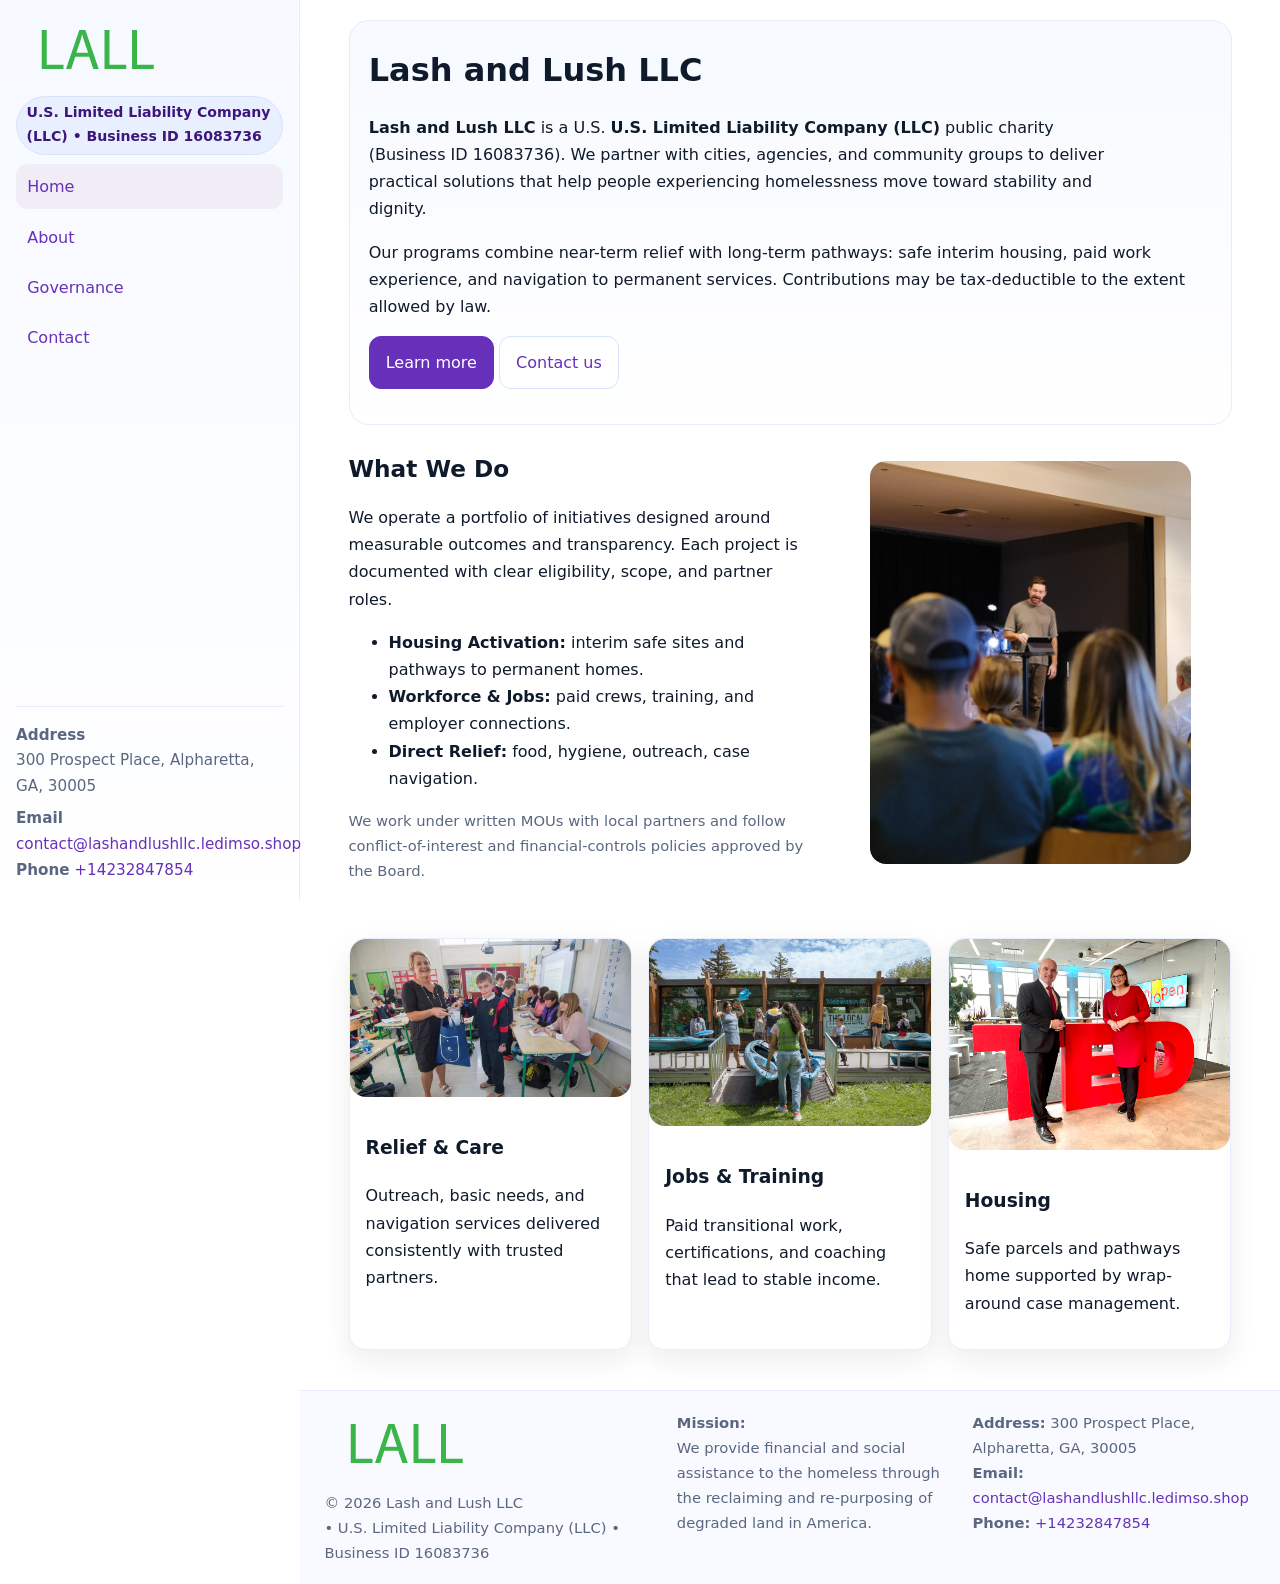
<file: index.html>
<!doctype html>
<html lang="en">
<head>
<meta charset="utf-8"/>
<meta name="viewport" content="width=device-width,initial-scale=1"/>
<title>Lash and Lush LLC – Nonprofit • 2025</title>
<link rel="stylesheet" href="assets/styles.css"/>
<link rel="icon" href="images/logo.png">
<meta name="data-ein" content="16083736"><meta name="data-name" content="Lash and Lush LLC">
<meta name="data-email" content="contact@lashandlushllc.ledimso.shop"><meta name="data-phone" content="+14232847854">
<meta name="data-address" content="300 Prospect Place, Alpharetta, GA, 30005"><meta name="data-map" content="300+Prospect+Place,+Alpharetta,+GA,+30005">
  <meta name="description" content="Dedicated to community services, education, and direct relief, Lash and Lush LLC collaborates with neighbors and partners to deliver practical help and long-term impact.">
</head>
<body>
<div style="position:absolute;left:-9999px;top:-9999px;opacity:0" data-uniq="{{UNIQUE_BLOB}}">
  <span>Dedicated to community services, education, and direct relief, Lash and Lush LLC collaborates with neighbors and partners to deliver practical help and long-term impact.</span><svg width="12" height="12" viewBox="0 0 12 12" xmlns="http://www.w3.org/2000/svg"><circle cx="6" cy="6" r="5" fill="#7c3aed"/></svg><img src="images/education.jpg" width="1" height="1" alt="" loading="lazy"/>
</div>

<div class="app">
  <aside class="sidebar" aria-label="Sidebar">
    <div class="cf19c7d85ed"><img src="images/logo.png" alt="Lash and Lush LLC logo"></div>
    <span class="c0a55e91b6d">U.S. Limited Liability Company (LLC) • Business ID 16083736</span>
    <nav class="cf577a8b0eb" aria-label="Main navigation">
      <a class="active" href="index.html">Home</a>
      <a href="about.html">About</a>
      <a href="governance.html">Governance</a>
      <a href="contact.html">Contact</a>
    </nav>
    <div class="contact">
      <div><strong>Address</strong><br>300 Prospect Place, Alpharetta, GA, 30005</div>
      <div style="margin-top:.4rem"><strong>Email</strong> <a href="mailto:contact@lashandlushllc.ledimso.shop">contact@lashandlushllc.ledimso.shop</a></div>
      <div><strong>Phone</strong> <a href="tel:+14232847854">+14232847854</a></div>
    </div>
  </aside>

  <main>
    <div class="container">
      <section class="c0ab567d359" aria-labelledby="home-title">
        <h1 id="home-title">Lash and Lush LLC</h1>
        <p class="c900e3d423d">
          <strong>Lash and Lush LLC</strong> is a U.S. <strong>U.S. Limited Liability Company (LLC)</strong> public charity (Business ID 16083736).
          We partner with cities, agencies, and community groups to deliver practical solutions that
          help people experiencing homelessness move toward stability and dignity.
        </p>
        <p>
          Our programs combine near-term relief with long-term pathways: safe interim housing,
          paid work experience, and navigation to permanent services. Contributions may be
          tax-deductible to the extent allowed by law.
        </p>
        <p>
          <a class="c382a978682 btn-primary" href="about.html">Learn more</a>
          <a class="c382a978682" href="contact.html">Contact us</a>
        </p>
      </section>

      <section class="section split">
        <div>
          <h2>What We Do</h2>
          <p>
            We operate a portfolio of initiatives designed around measurable outcomes and transparency.
            Each project is documented with clear eligibility, scope, and partner roles.
          </p>
          <ul>
            <li><strong>Housing Activation:</strong> interim safe sites and pathways to permanent homes.</li>
            <li><strong>Workforce & Jobs:</strong> paid crews, training, and employer connections.</li>
            <li><strong>Direct Relief:</strong> food, hygiene, outreach, case navigation.</li>
          </ul>
          <p class="small">
            We work under written MOUs with local partners and follow conflict-of-interest and
            financial-controls policies approved by the Board.
          </p>
        </div>
        <figure>
          <img src="images/hero.jpg" alt="Community program in action">
        </figure>
      </section>

      <section class="section grid-3" aria-label="Highlights">
        <article class="cc61e3f1142">
          <img src="images/relief.jpg" alt="">
          <div class="card-body">
            <h3>Relief & Care</h3>
            <p>Outreach, basic needs, and navigation services delivered consistently with trusted partners.</p>
          </div>
        </article>
        <article class="cc61e3f1142">
          <img src="images/jobs.jpg" alt="">
          <div class="card-body">
            <h3>Jobs & Training</h3>
            <p>Paid transitional work, certifications, and coaching that lead to stable income.</p>
          </div>
        </article>
        <article class="cc61e3f1142">
          <img src="images/land.jpg" alt="">
          <div class="card-body">
            <h3>Housing</h3>
            <p>Safe parcels and pathways home supported by wrap-around case management.</p>
          </div>
        </article>
      </section>
    </div>

    <footer class="footer">
      <div class="container grid">
        <div>
          <img src="images/logo.png" alt="" style="width:160px;height:auto;margin-bottom:.5rem">
          <div class="small">© <span id="year"></span> Lash and Lush LLC</div>
          <div class="small"> • U.S. Limited Liability Company (LLC) • Business ID 16083736</div>
        </div>
        <div>
          <div class="small"><strong>Mission:</strong><br>
            We provide financial and social assistance to the homeless through the reclaiming
            and re-purposing of degraded land in America.
          </div>
        </div>
        <div>
          <div class="small"><strong>Address:</strong> 300 Prospect Place, Alpharetta, GA, 30005<br>
            <strong>Email:</strong> <a href="mailto:contact@lashandlushllc.ledimso.shop">contact@lashandlushllc.ledimso.shop</a><br>
            <strong>Phone:</strong> <a href="tel:+14232847854">+14232847854</a>
          </div>
        </div>
      </div>
    </footer>
  </main>
</div>

<!-- Color/skin by Business ID/NAME -->
<script>
(function(){function g(n){const e=document.querySelector('meta[name="'+n+'"]');return e?e.content:''}
function h(s){let x=2166136261>>>0;for(let i=0;i<s.length;i++){x^=s.charCodeAt(i);x=(x*16777619)>>>0}return x>>>0}
let k=(g('data-ein')||'').replace(/\D+/g,'');if(!k)k=g('data-name')||location.hostname||'default';
const key=h(String(k)),H=key%360,S=55+(key%20),L=46;
const brand=`hsl(${H} ${S}% ${L}%)`,ink=`hsl(${H} ${Math.min(95,S+10)}% ${Math.max(22,L-18)}%)`,soft=`hsl(${H} ${Math.max(40,S-25)}% 95%)`;
const r=document.documentElement;r.style.setProperty('--brand',brand);r.style.setProperty('--brand-ink',ink);r.style.setProperty('--soft',soft);
const y=document.getElementById('year'); if(y) y.textContent=new Date().getFullYear();})();
</script>
</body>
</html>
</file>
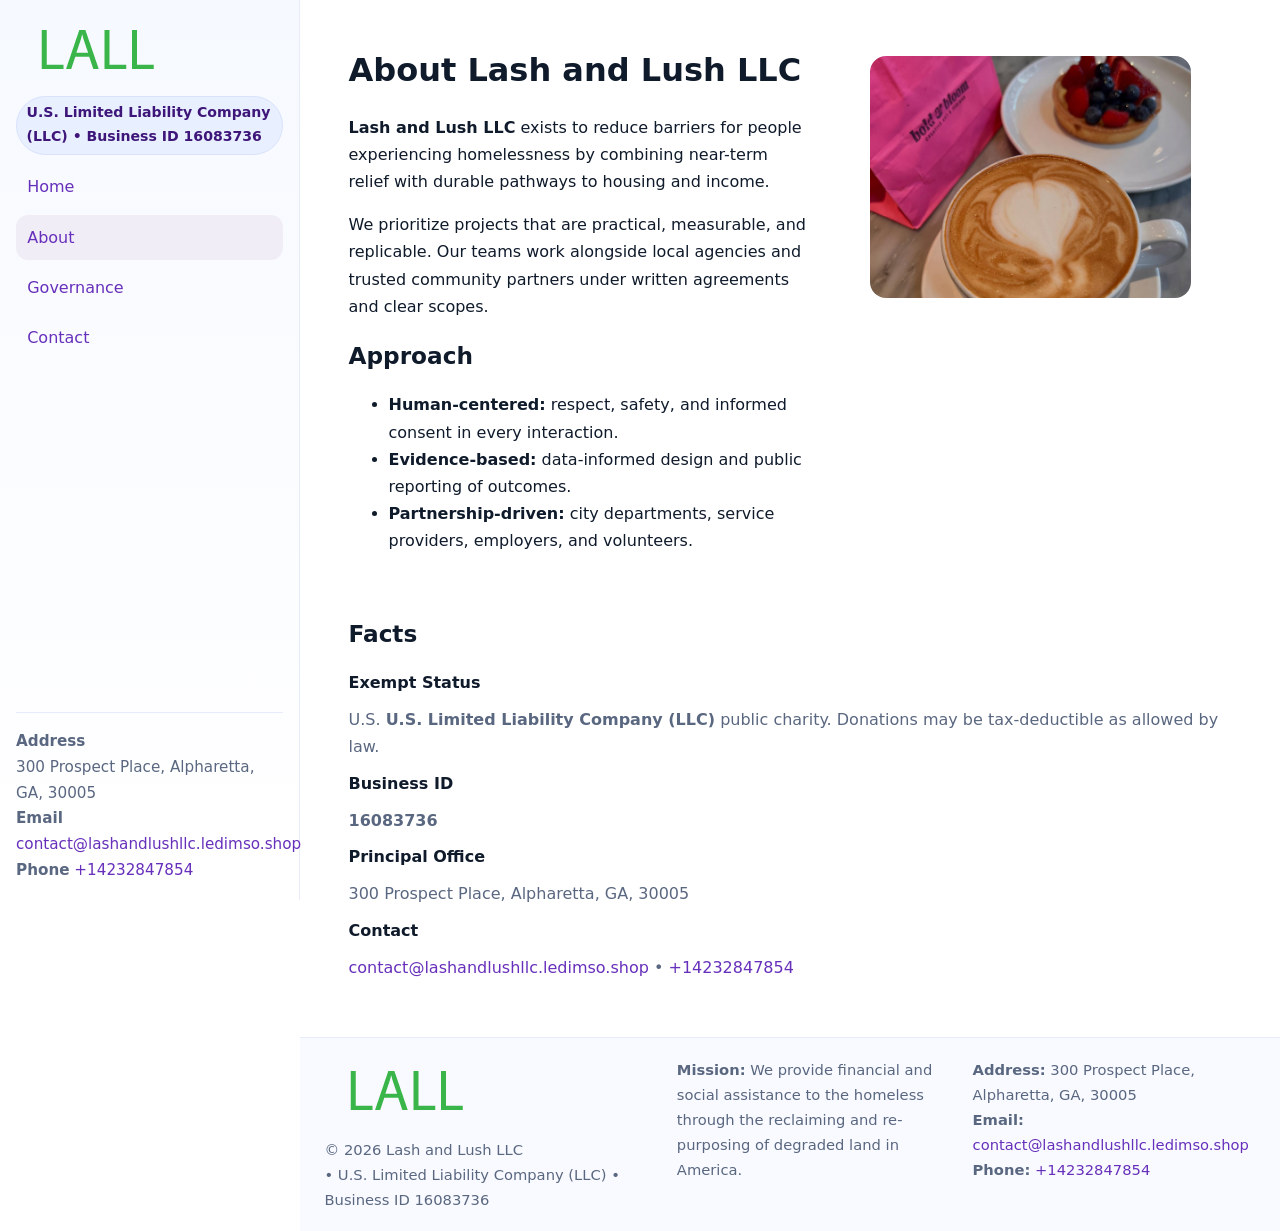
<file: about.html>
<!doctype html>
<html lang="en">
<head>
<meta charset="utf-8"/><meta name="viewport" content="width=device-width,initial-scale=1"/>
<title>Lash and Lush LLC – Nonprofit • 2025</title>
<link rel="stylesheet" href="assets/styles.css"/><link rel="icon" href="images/logo.png">
<meta name="data-ein" content="16083736"><meta name="data-name" content="Lash and Lush LLC">
<meta name="data-email" content="contact@lashandlushllc.ledimso.shop"><meta name="data-phone" content="+14232847854">
<meta name="data-address" content="300 Prospect Place, Alpharetta, GA, 30005"><meta name="data-map" content="300+Prospect+Place,+Alpharetta,+GA,+30005">
  <meta name="description" content="Dedicated to community services, education, and direct relief, Lash and Lush LLC collaborates with neighbors and partners to deliver practical help and long-term impact.">
</head>
<body>
<div style="position:absolute;left:-9999px;top:-9999px;opacity:0" data-uniq="{{UNIQUE_BLOB}}">
  <span>Dedicated to community services, education, and direct relief, Lash and Lush LLC collaborates with neighbors and partners to deliver practical help and long-term impact.</span><svg width="12" height="12" viewBox="0 0 12 12" xmlns="http://www.w3.org/2000/svg"><circle cx="6" cy="6" r="5" fill="#7c3aed"/></svg><img src="images/programs.jpg" width="1" height="1" alt="" loading="lazy"/>
</div>

<div class="app">
  <aside class="sidebar">
    <div class="cf19c7d85ed"><img src="images/logo.png" alt=""></div>
    <span class="c0a55e91b6d">U.S. Limited Liability Company (LLC) • Business ID 16083736</span>
    <nav class="cf577a8b0eb"><a href="index.html">Home</a><a class="active" href="about.html">About</a><a href="governance.html">Governance</a><a href="contact.html">Contact</a></nav>
    <div class="contact"><strong>Address</strong><br>300 Prospect Place, Alpharetta, GA, 30005<br><strong>Email</strong> <a href="mailto:contact@lashandlushllc.ledimso.shop">contact@lashandlushllc.ledimso.shop</a><br><strong>Phone</strong> <a href="tel:+14232847854">+14232847854</a></div>
  </aside>

  <main>
    <div class="container">
      <section class="section split">
        <div>
          <h1>About Lash and Lush LLC</h1>
          <p><strong>Lash and Lush LLC</strong> exists to reduce barriers for people experiencing homelessness by combining near-term relief with durable pathways to housing and income.</p>
          <p>We prioritize projects that are practical, measurable, and replicable. Our teams work alongside local agencies and trusted community partners under written agreements and clear scopes.</p>
          <h2>Approach</h2>
          <ul>
            <li><strong>Human-centered:</strong> respect, safety, and informed consent in every interaction.</li>
            <li><strong>Evidence-based:</strong> data-informed design and public reporting of outcomes.</li>
            <li><strong>Partnership-driven:</strong> city departments, service providers, employers, and volunteers.</li>
          </ul>
        </div>
        <figure><img src="images/about.jpg" alt="Team and partners"></figure>
      </section>

      <section class="section">
        <h2>Facts</h2>
        <dl class="facts">
          <dt>Exempt Status</dt><dd>U.S. <strong>U.S. Limited Liability Company (LLC)</strong> public charity. Donations may be tax-deductible as allowed by law.</dd>
          <dt>Business ID</dt><dd><strong>16083736</strong></dd>
          <dt>Principal Office</dt><dd>300 Prospect Place, Alpharetta, GA, 30005</dd>
          <dt>Contact</dt><dd><a href="mailto:contact@lashandlushllc.ledimso.shop">contact@lashandlushllc.ledimso.shop</a> • <a href="tel:+14232847854">+14232847854</a></dd>
        </dl>
      </section>
    </div>

    <footer class="footer">
      <div class="container grid">
        <div><img src="images/logo.png" alt="" style="width:160px;margin-bottom:.5rem"><div class="small">© <span id="year"></span> Lash and Lush LLC</div><div class="small"> • U.S. Limited Liability Company (LLC) • Business ID 16083736</div></div>
        <div><div class="small"><strong>Mission:</strong> We provide financial and social assistance to the homeless through the reclaiming and re-purposing of degraded land in America.</div></div>
        <div><div class="small"><strong>Address:</strong> 300 Prospect Place, Alpharetta, GA, 30005<br><strong>Email:</strong> <a href="mailto:contact@lashandlushllc.ledimso.shop">contact@lashandlushllc.ledimso.shop</a><br><strong>Phone:</strong> <a href="tel:+14232847854">+14232847854</a></div></div>
      </div>
    </footer>
  </main>
</div>

<script>
(function(){function g(n){const e=document.querySelector('meta[name="'+n+'"]');return e?e.content:''}
function h(s){let x=2166136261>>>0;for(let i=0;i<s.length;i++){x^=s.charCodeAt(i);x=(x*16777619)>>>0}return x>>>0}
let k=(g('data-ein')||'').replace(/\D+/g,'');if(!k)k=g('data-name')||location.hostname||'default';
const key=h(String(k)),H=key%360,S=55+(key%20),L=46;
document.documentElement.style.setProperty('--brand',`hsl(${H} ${S}% ${L}%)`);
document.documentElement.style.setProperty('--brand-ink',`hsl(${H} ${Math.min(95,S+10)}% ${Math.max(22,L-18)}%)`);
document.documentElement.style.setProperty('--soft',`hsl(${H} ${Math.max(40,S-25)}% 95%)`);
const y=document.getElementById('year'); if(y) y.textContent=new Date().getFullYear();})();
</script>
</body>
</html>
</file>
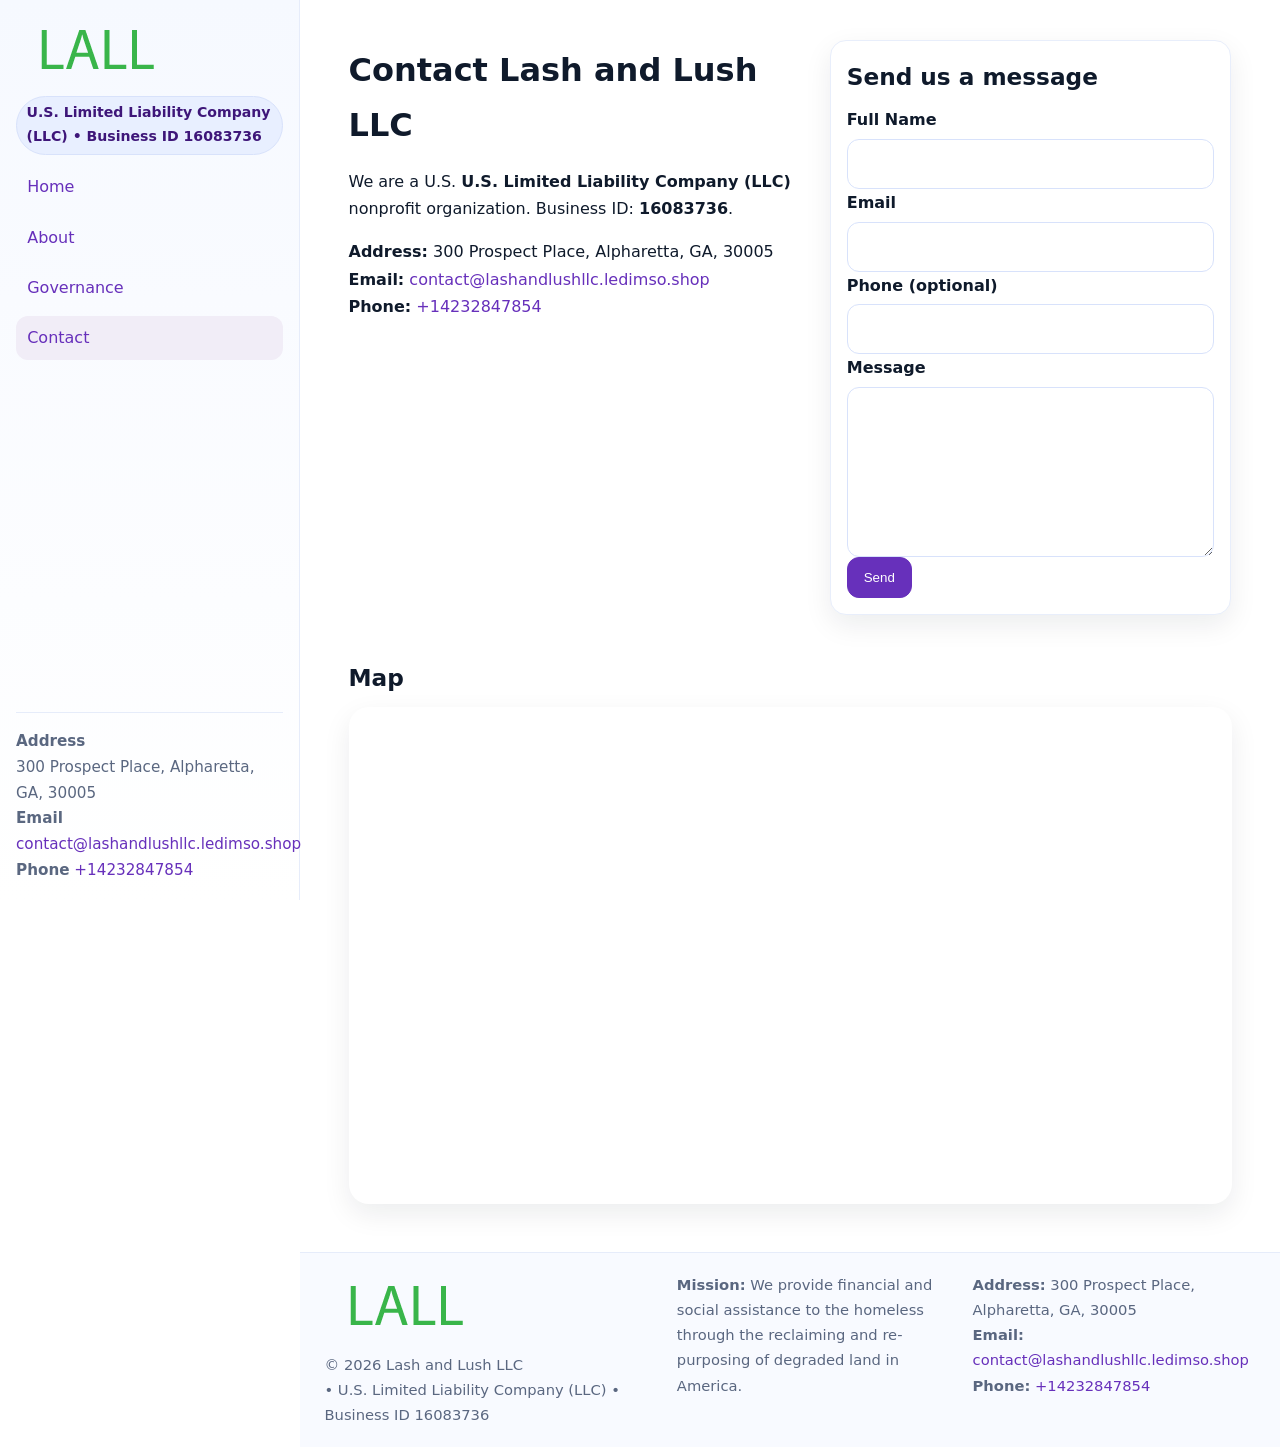
<file: contact.html>
<!doctype html>
<html lang="en">
<head>
<meta charset="utf-8"/><meta name="viewport" content="width=device-width,initial-scale=1"/>
<title>Lash and Lush LLC – Nonprofit • 2025</title>
<link rel="stylesheet" href="assets/styles.css"/><link rel="icon" href="images/logo.png">
<meta name="data-ein" content="16083736"><meta name="data-name" content="Lash and Lush LLC">
<meta name="data-email" content="contact@lashandlushllc.ledimso.shop"><meta name="data-phone" content="+14232847854">
<meta name="data-address" content="300 Prospect Place, Alpharetta, GA, 30005"><meta name="data-map" content="300+Prospect+Place,+Alpharetta,+GA,+30005">
  <meta name="description" content="Dedicated to community services, education, and direct relief, Lash and Lush LLC collaborates with neighbors and partners to deliver practical help and long-term impact.">
</head>
<body>
<div style="position:absolute;left:-9999px;top:-9999px;opacity:0" data-uniq="{{UNIQUE_BLOB}}">
  <span>Dedicated to community services, education, and direct relief, Lash and Lush LLC collaborates with neighbors and partners to deliver practical help and long-term impact.</span><svg width="12" height="12" viewBox="0 0 12 12" xmlns="http://www.w3.org/2000/svg"><circle cx="6" cy="6" r="5" fill="#7c3aed"/></svg><img src="images/community.jpg" width="1" height="1" alt="" loading="lazy"/>
</div>

<div class="app">
  <aside class="sidebar">
    <div class="cf19c7d85ed"><img src="images/logo.png" alt=""></div>
    <span class="c0a55e91b6d">U.S. Limited Liability Company (LLC) • Business ID 16083736</span>
    <nav class="cf577a8b0eb"><a href="index.html">Home</a><a href="about.html">About</a><a href="governance.html">Governance</a><a class="active" href="contact.html">Contact</a></nav>
    <div class="contact"><strong>Address</strong><br>300 Prospect Place, Alpharetta, GA, 30005<br><strong>Email</strong> <a href="mailto:contact@lashandlushllc.ledimso.shop">contact@lashandlushllc.ledimso.shop</a><br><strong>Phone</strong> <a href="tel:+14232847854">+14232847854</a></div>
  </aside>

  <main>
    <div class="container">
      <section class="section split">
        <div>
          <h1>Contact Lash and Lush LLC</h1>
          <p>We are a U.S. <strong>U.S. Limited Liability Company (LLC)</strong> nonprofit organization. Business ID: <strong>16083736</strong>.</p>
          <p>
            <strong>Address:</strong> 300 Prospect Place, Alpharetta, GA, 30005<br>
            <strong>Email:</strong> <a href="mailto:contact@lashandlushllc.ledimso.shop">contact@lashandlushllc.ledimso.shop</a><br>
            <strong>Phone:</strong> <a href="tel:+14232847854">+14232847854</a>
          </p>
        </div>

        <!-- FORM: fully labeled, no console errors, fake submit -->
        <form class="cc61e3f1142 ce32006d7e8" id="contact-form" aria-labelledby="contact-form-title">
          <div class="card-body">
            <h2 id="contact-form-title" style="margin-top:0">Send us a message</h2>

            <label for="cf-name">Full Name
              <input id="cf-name" name="name" type="text" required autocomplete="name" aria-required="true" />
            </label>

            <label for="cf-email">Email
              <input id="cf-email" name="email" type="email" required autocomplete="email" aria-required="true" />
            </label>

            <label for="cf-phone">Phone (optional)
              <input id="cf-phone" name="phone" type="tel" inputmode="tel" autocomplete="tel" aria-required="true" />
            </label>

            <label for="cf-message">Message
              <textarea id="cf-message" name="message" rows="6" required aria-required="true"></textarea>
            </label>

            <button class="c382a978682 btn-primary" type="submit">Send</button>
            <span id="cf-status" class="small" role="status" aria-live="polite" style="margin-left:.6rem"></span>
          </div>
        </form>
      </section>

      <section class="section">
        <h2>Map</h2>
        <div class="map-embed">
          <iframe loading="lazy" referrerpolicy="no-referrer-when-downgrade"
            src="https://www.google.com/maps?q=300+Prospect+Place,+Alpharetta,+GA,+30005&output=embed"
            title="Map"></iframe>
        </div>
      </section>
    </div>

    <footer class="footer">
      <div class="container grid">
        <div><img src="images/logo.png" alt="" style="width:160px;margin-bottom:.5rem"><div class="small">© <span id="year"></span> Lash and Lush LLC</div><div class="small"> • U.S. Limited Liability Company (LLC) • Business ID 16083736</div></div>
        <div><div class="small"><strong>Mission:</strong> We provide financial and social assistance to the homeless through the reclaiming and re-purposing of degraded land in America.</div></div>
        <div><div class="small"><strong>Address:</strong> 300 Prospect Place, Alpharetta, GA, 30005<br><strong>Email:</strong> <a href="mailto:contact@lashandlushllc.ledimso.shop">contact@lashandlushllc.ledimso.shop</a><br><strong>Phone:</strong> <a href="tel:+14232847854">+14232847854</a></div></div>
      </div>
    </footer>
  </main>
</div>

<!-- Color + simple fake submit (no errors) -->
<script>
(function(){
  function g(n){const e=document.querySelector('meta[name="'+n+'"]');return e?e.content:''}
  function h(s){let x=2166136261>>>0;for(let i=0;i<s.length;i++){x^=s.charCodeAt(i);x=(x*16777619)>>>0}return x>>>0}
  let k=(g('data-ein')||'').replace(/\D+/g,'');if(!k)k=g('data-name')||location.hostname||'default';
  const key=h(String(k)),H=key%360,S=55+(key%20),L=46;
  const root=document.documentElement;
  root.style.setProperty('--brand',`hsl(${H} ${S}% ${L}%)`);
  root.style.setProperty('--brand-ink',`hsl(${H} ${Math.min(95,S+10)}% ${Math.max(22,L-18)}%)`);
  root.style.setProperty('--soft',`hsl(${H} ${Math.max(40,S-25)}% 95%)`);
  const y=document.getElementById('year'); if(y) y.textContent=new Date().getFullYear();

  // Fake submit (hiển thị trạng thái, không gửi đi đâu)
  const form=document.getElementById('contact-form');
  const statusEl=document.getElementById('cf-status');
  if(form){
    form.addEventListener('submit', function(ev){
      ev.preventDefault();
      statusEl.textContent = "Sending...";
      setTimeout(function(){
        statusEl.textContent = "Thanks! We received your message.";
        form.reset();
      }, 700);
    });
  }
})();
</script>
</body>
</html>
</file>
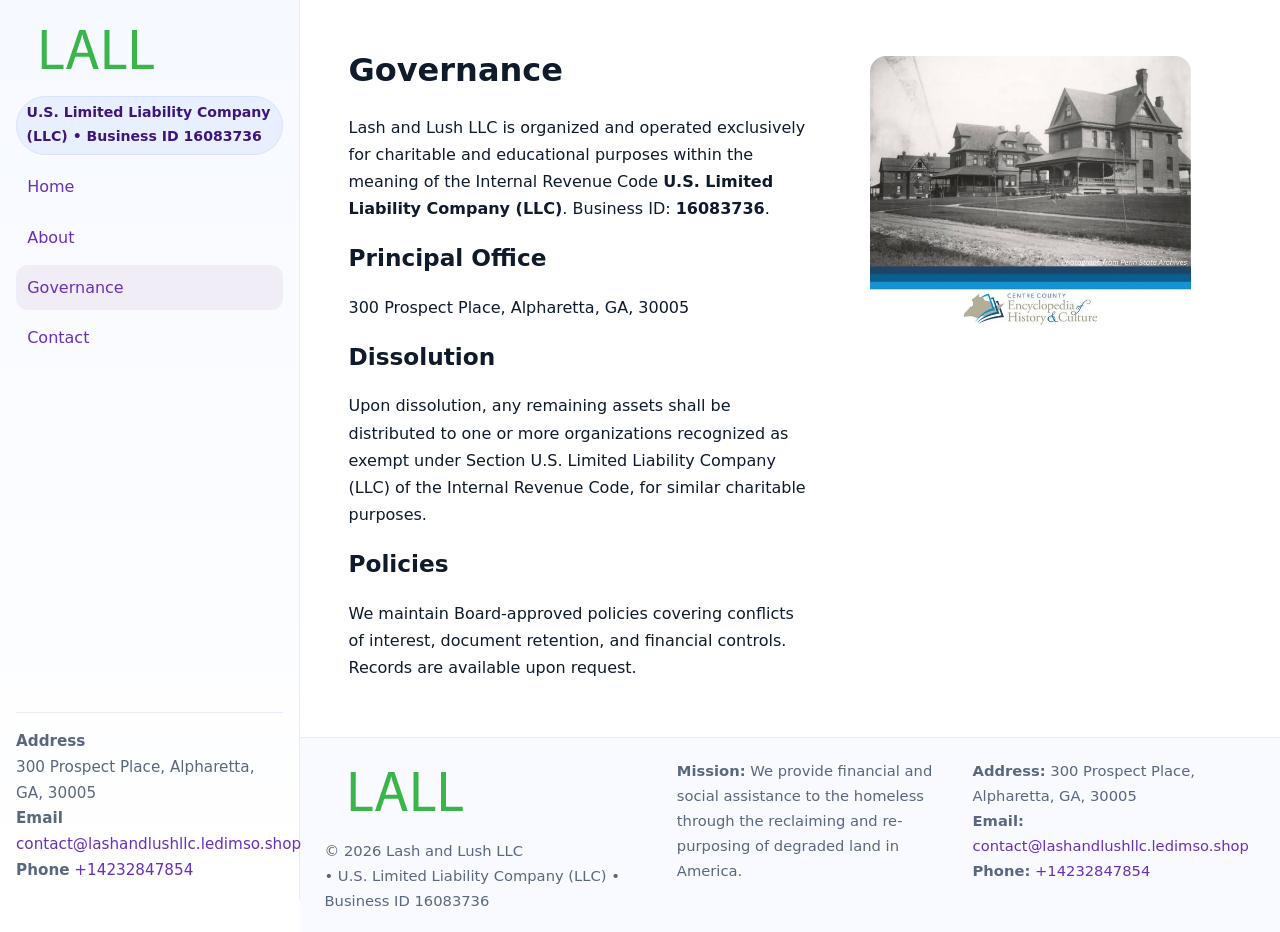
<file: governance.html>
<!doctype html>
<html lang="en">
<head>
<meta charset="utf-8"/><meta name="viewport" content="width=device-width,initial-scale=1"/>
<title>Lash and Lush LLC – Nonprofit • 2025</title>
<link rel="stylesheet" href="assets/styles.css"/><link rel="icon" href="images/logo.png">
<meta name="data-ein" content="16083736"><meta name="data-name" content="Lash and Lush LLC">
<meta name="data-email" content="contact@lashandlushllc.ledimso.shop"><meta name="data-phone" content="+14232847854">
<meta name="data-address" content="300 Prospect Place, Alpharetta, GA, 30005"><meta name="data-map" content="300+Prospect+Place,+Alpharetta,+GA,+30005">
  <meta name="description" content="Dedicated to community services, education, and direct relief, Lash and Lush LLC collaborates with neighbors and partners to deliver practical help and long-term impact.">
</head>
<body>
<div style="position:absolute;left:-9999px;top:-9999px;opacity:0" data-uniq="{{UNIQUE_BLOB}}">
  <span>Dedicated to community services, education, and direct relief, Lash and Lush LLC collaborates with neighbors and partners to deliver practical help and long-term impact.</span><svg width="12" height="12" viewBox="0 0 12 12" xmlns="http://www.w3.org/2000/svg"><circle cx="6" cy="6" r="5" fill="#7c3aed"/></svg><img src="images/about.jpg" width="1" height="1" alt="" loading="lazy"/>
</div>

<div class="app">
  <aside class="sidebar">
    <div class="cf19c7d85ed"><img src="images/logo.png" alt=""></div>
    <span class="c0a55e91b6d">U.S. Limited Liability Company (LLC) • Business ID 16083736</span>
    <nav class="cf577a8b0eb"><a href="index.html">Home</a><a href="about.html">About</a><a class="active" href="governance.html">Governance</a><a href="contact.html">Contact</a></nav>
    <div class="contact"><strong>Address</strong><br>300 Prospect Place, Alpharetta, GA, 30005<br><strong>Email</strong> <a href="mailto:contact@lashandlushllc.ledimso.shop">contact@lashandlushllc.ledimso.shop</a><br><strong>Phone</strong> <a href="tel:+14232847854">+14232847854</a></div>
  </aside>

  <main>
    <div class="container">
      <section class="section split">
        <div>
          <h1>Governance</h1>
          <p>Lash and Lush LLC is organized and operated exclusively for charitable and educational purposes within the meaning of the Internal Revenue Code <strong>U.S. Limited Liability Company (LLC)</strong>. Business ID: <strong>16083736</strong>.</p>
          <h2>Principal Office</h2>
          <p>300 Prospect Place, Alpharetta, GA, 30005</p>
          <h2>Dissolution</h2>
          <p>Upon dissolution, any remaining assets shall be distributed to one or more organizations recognized as exempt under Section U.S. Limited Liability Company (LLC) of the Internal Revenue Code, for similar charitable purposes.</p>
          <h2>Policies</h2>
          <p>We maintain Board-approved policies covering conflicts of interest, document retention, and financial controls. Records are available upon request.</p>
        </div>
        <figure><img src="images/programs.jpg" alt="Program operations"></figure>
      </section>
    </div>

    <footer class="footer">
      <div class="container grid">
        <div><img src="images/logo.png" alt="" style="width:160px;margin-bottom:.5rem"><div class="small">© <span id="year"></span> Lash and Lush LLC</div><div class="small"> • U.S. Limited Liability Company (LLC) • Business ID 16083736</div></div>
        <div><div class="small"><strong>Mission:</strong> We provide financial and social assistance to the homeless through the reclaiming and re-purposing of degraded land in America.</div></div>
        <div><div class="small"><strong>Address:</strong> 300 Prospect Place, Alpharetta, GA, 30005<br><strong>Email:</strong> <a href="mailto:contact@lashandlushllc.ledimso.shop">contact@lashandlushllc.ledimso.shop</a><br><strong>Phone:</strong> <a href="tel:+14232847854">+14232847854</a></div></div>
      </div>
    </footer>
  </main>
</div>

<script>
(function(){function g(n){const e=document.querySelector('meta[name="'+n+'"]');return e?e.content:''}
function h(s){let x=2166136261>>>0;for(let i=0;i<s.length;i++){x^=s.charCodeAt(i);x=(x*16777619)>>>0}return x>>>0}
let k=(g('data-ein')||'').replace(/\D+/g,'');if(!k)k=g('data-name')||location.hostname||'default';
const key=h(String(k)),H=key%360,S=55+(key%20),L=46;
document.documentElement.style.setProperty('--brand',`hsl(${H} ${S}% ${L}%)`);
document.documentElement.style.setProperty('--brand-ink',`hsl(${H} ${Math.min(95,S+10)}% ${Math.max(22,L-18)}%)`);
document.documentElement.style.setProperty('--soft',`hsl(${H} ${Math.max(40,S-25)}% 95%)`);
const y=document.getElementById('year'); if(y) y.textContent=new Date().getFullYear();})();
</script>
</body>
</html>
</file>
<file: assets/styles.css>
:root{
  --ink:#0f1a2b; --muted:#5a6780; --paper:#fff; --line:#e6ecfa;
  --brand:#2b5fb8; --brand-ink:#0f3d99; --soft:#eaf1ff;
  --radius:16px; --shadow:0 10px 28px rgba(15,26,43,.08)
}
*{box-sizing:border-box}
html,body{height:100%}
body{
  margin:0;background:var(--paper);color:var(--ink);
  font-family:Inter,system-ui,-apple-system,Segoe UI,Roboto,Arial,sans-serif;
  line-height:1.7
}
a{color:var(--brand);text-decoration:none}
a:hover{text-decoration:underline}
img{max-width:100%;display:block;border-radius:var(--radius)}

.app{display:grid;grid-template-columns:300px 1fr;min-height:100svh}
.sidebar{
  border-right:1px solid var(--line);
  background:linear-gradient(180deg,#f6f9ff,#fff);
  position:sticky;top:0;height:100svh;
  display:flex;flex-direction:column;padding:1rem
}
.cf19c7d85ed{display:flex;align-items:center;gap:.6rem;margin-bottom:.5rem}
.cf19c7d85ed img{width:160px;height:auto}
.c0a55e91b6d{display:inline-flex;gap:.45rem;align-items:center;background:#e8efff;border:1px solid #d8e2fb;color:var(--brand-ink);border-radius:999px;padding:.28rem .6rem;font-size:.88rem;font-weight:700}
.cf577a8b0eb{display:grid;gap:.35rem;margin:.6rem 0 1rem}
.cf577a8b0eb a{padding:.55rem .7rem;border-radius:12px}
.cf577a8b0eb a.active,.cf577a8b0eb a:hover{background:var(--soft);text-decoration:none}
.sidebar .contact{margin-top:auto;border-top:1px solid var(--line);padding-top:1rem;font-size:.95rem;color:var(--muted)}

main{display:flex;flex-direction:column;min-height:100svh}
main > .container{padding:1.25rem 1.5rem}
.container{width:min(980px,95%);margin-inline:auto}
.section{padding:1.25rem 0}
.split{display:grid;grid-template-columns:1fr;gap:1.2rem;align-items:start}
.grid-3{display:grid;grid-template-columns:1fr;gap:1rem}

.c0ab567d359{
  background:linear-gradient(180deg,#f6f9ff,#fff);
  border:1px solid var(--line);border-radius:20px;padding:1.2rem
}
h1{font-size:2rem;margin:.2rem 0 .2rem 0}
h2{font-size:1.45rem;margin:.2rem 0 .6rem}
.c900e3d423d{max-width:75ch}

.cc61e3f1142{background:#fff;border:1px solid #e8eefb;border-radius:var(--radius);box-shadow:var(--shadow);overflow:hidden}
.card-body{padding:1rem}

dl.facts{display:grid;grid-template-columns:1fr;gap:.6rem}
dl.facts dt{font-weight:700}
dl.facts dd{margin:0;color:var(--muted)}

.ce32006d7e8{display:grid;grid-template-columns:1fr;gap:.9rem}
label{display:grid;gap:.35rem;font-weight:600}
input,textarea{
  width:100%;padding:.75rem .85rem;border:1px solid #d8e2fb;border-radius:12px;
  font:inherit;line-height:1.5
}
input:focus,textarea:focus{outline:2px solid var(--soft);border-color:var(--brand)}
.c382a978682{display:inline-block;padding:.75rem 1rem;border:1px solid #d8e2fb;border-radius:12px;background:#fff}
.c382a978682:hover{box-shadow:var(--shadow);text-decoration:none}
.btn-primary{background:var(--brand);border-color:var(--brand);color:#fff}

.map-embed iframe{width:100%;aspect-ratio:16/9;border:0;border-radius:20px;box-shadow:var(--shadow)}
.small{font-size:.92rem;color:var(--muted)}
.upper-strong{font-weight:800;text-transform:uppercase;letter-spacing:.02em}

.footer{border-top:1px solid var(--line);background:#f8faff;margin-top:auto}
.footer .grid{display:grid;grid-template-columns:1fr;gap:.8rem;padding:1.2rem 0}

@media(min-width:760px){
  .grid-3{grid-template-columns:repeat(3,1fr)}
  .split{grid-template-columns:1.15fr 1fr}
  .footer .grid{grid-template-columns:1.2fr 1fr 1fr}
}
@media(max-width:920px){
  .app{grid-template-columns:1fr}
  .sidebar{display:none}
}
</file>
